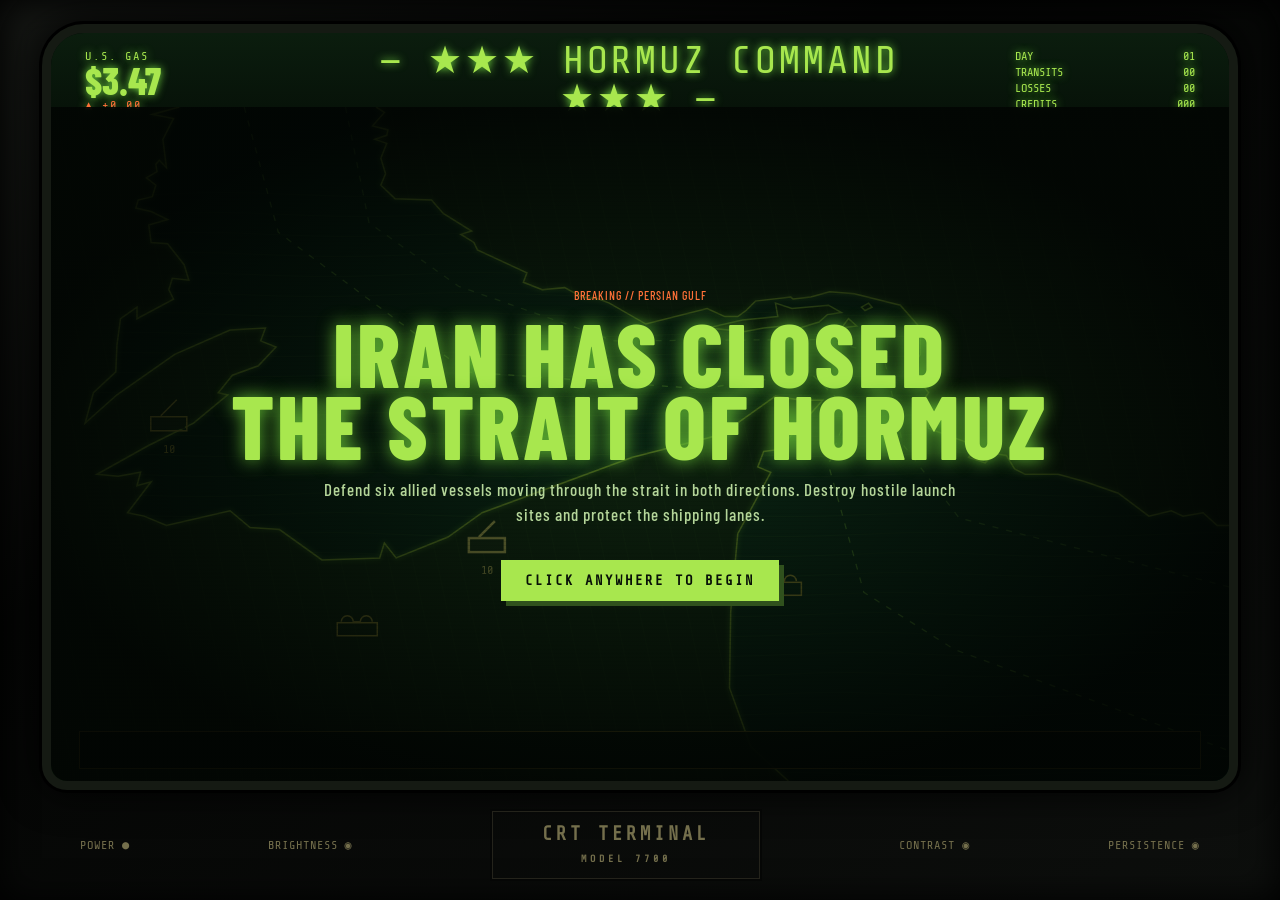
<file: index.html>
<!doctype html><html lang="en"><head><meta charset="utf-8"><meta name="viewport" content="width=device-width,initial-scale=1"><meta name="theme-color" content="#071109"><title>Hormuz Command</title><link rel="stylesheet" href="style.css?v=20260803-22"></head><body>
<main id="cabinet"><section id="screen"><header class="hud"><section class="gas"><span class="label">U.S. GAS</span><strong id="gas-price">$3.47</strong><small id="gas-change">▲ +0.00</small></section><section class="title"><h1>— ★★★ HORMUZ COMMAND ★★★ —</h1></section><section class="score"><span>DAY <b id="day">01</b></span><span>TRANSITS <b id="transits">00</b></span><span>LOSSES <b id="losses">00</b></span><span>CREDITS <b id="credits">000</b></span></section></header>
<section id="stage"><canvas id="game"></canvas><span id="status" class="sr-only">STANDBY</span><div class="scanlines"></div>
<div id="intro" class="overlay"><p class="eyebrow">BREAKING // PERSIAN GULF</p><h2>IRAN HAS CLOSED<br>THE STRAIT OF HORMUZ</h2><p>Defend six allied vessels moving through the strait in both directions. Destroy hostile launch sites and protect the shipping lanes.</p><button id="start">CLICK ANYWHERE TO BEGIN</button></div>
<div id="result" class="overlay hidden"><p class="eyebrow">DAILY REPORT</p><h2 id="result-title">STRAIT HELD</h2><p id="result-copy"></p><div id="store" class="store hidden"></div><button id="restart">CONTINUE</button></div>
<div id="ticker"><span id="ticker-text">IRAN HAS CLOSED THE STRAIT OF HORMUZ — CLICK ANYWHERE TO BEGIN — SIX VESSELS AWAIT TRANSIT —</span></div></section></section>
<footer><span>POWER ●</span><span>BRIGHTNESS ◉</span><strong>CRT TERMINAL<br><small>MODEL 7700</small></strong><span>CONTRAST ◉</span><span>PERSISTENCE ◉</span></footer></main><script src="game.js?v=20260803-22"></script><script src="base-config.js"></script><script src="spawn-config.js"></script><script src="credit-config.js"></script></body></html>
</file>
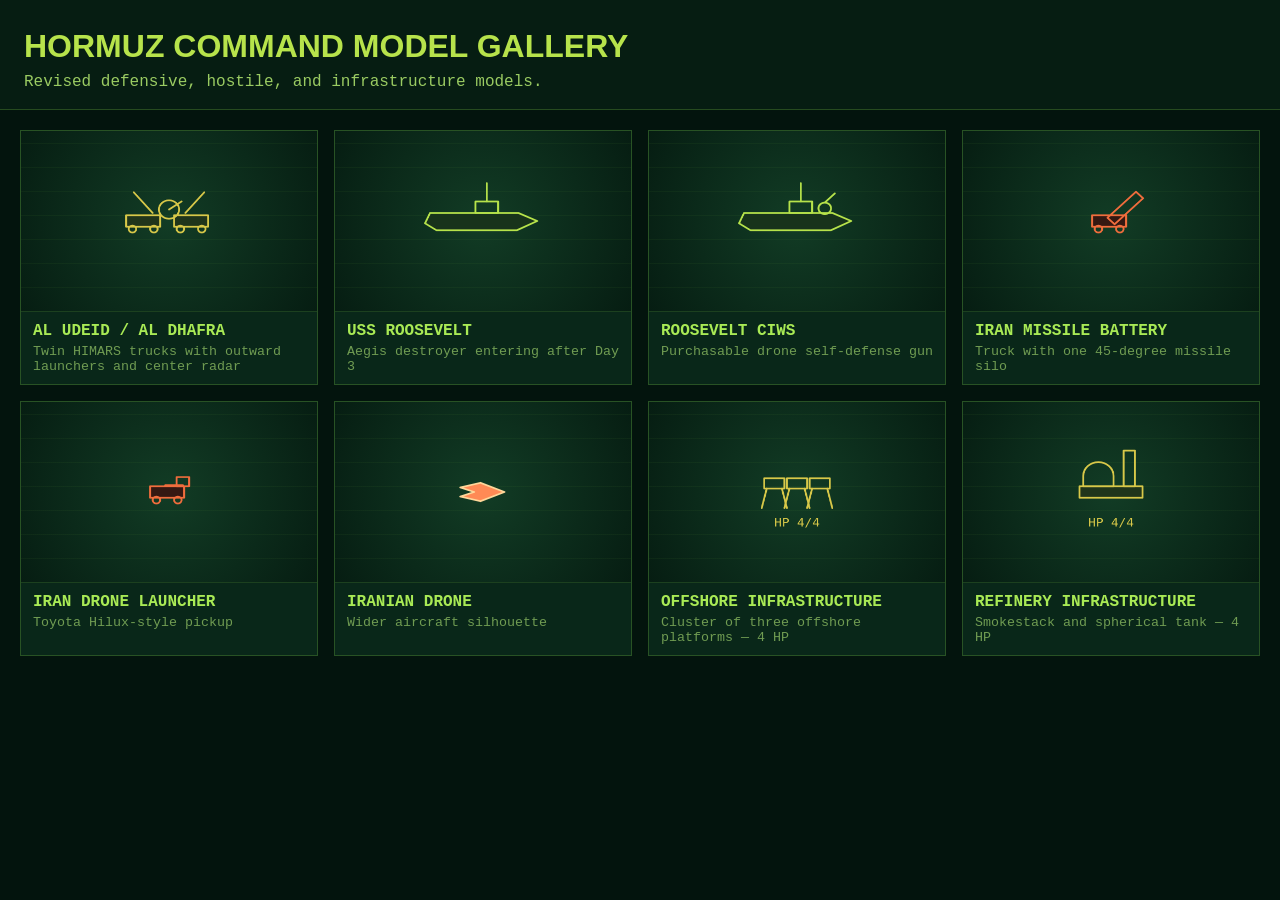
<file: models.html>
<!doctype html><html lang="en"><head><meta charset="utf-8"><meta name="viewport" content="width=device-width,initial-scale=1"><title>Hormuz Command — Model Gallery</title><style>:root{--bg:#03140d;--panel:#092719;--grid:#68a73922;--green:#b7e34b}*{box-sizing:border-box}body{margin:0;background:var(--bg);color:var(--green);font:16px "Courier New",monospace}header{padding:28px 24px 18px;border-bottom:1px solid #68a73955;background:#061d12}h1{margin:0 0 8px;font:700 32px Arial,sans-serif;text-transform:uppercase}p{margin:0;color:#9acb62}main{display:grid;grid-template-columns:repeat(auto-fit,minmax(270px,1fr));gap:16px;padding:20px;max-width:1280px;margin:auto}figure{margin:0;border:1px solid #68a73955;background:var(--panel)}canvas{display:block;width:100%;height:180px;background:repeating-linear-gradient(0deg,transparent 0 23px,var(--grid) 24px),radial-gradient(circle at 50% 50%,#123c25,#061d12)}figcaption{padding:10px 12px;border-top:1px solid #68a73933;color:#a9ea55;text-transform:uppercase;font-weight:bold}small{display:block;margin-top:4px;color:#709c52;font-weight:normal;text-transform:none}</style></head><body><header><h1>Hormuz Command Model Gallery</h1><p>Revised defensive, hostile, and infrastructure models.</p></header><main id="gallery"></main><script>
const items=[["Al Udeid / Al Dhafra","Twin HIMARS trucks with outward launchers and center radar",c=>base(c)],["USS Roosevelt","Aegis destroyer entering after Day 3",c=>destroyer(c,false)],["Roosevelt CIWS","Purchasable drone self-defense gun",c=>destroyer(c,true)],["Iran missile battery","Truck with one 45-degree missile silo",c=>enemy(c,"missile")],["Iran drone launcher","Toyota Hilux-style pickup",c=>enemy(c,"drone")],["Iranian drone","Wider aircraft silhouette",c=>drone(c)],["Offshore infrastructure","Cluster of three offshore platforms — 4 HP",c=>offshore(c)],["Refinery infrastructure","Smokestack and spherical tank — 4 HP",c=>refinery(c)]];const g=document.getElementById("gallery");for(const [t,n,d]of items){let f=document.createElement("figure"),c=document.createElement("canvas"),cap=document.createElement("figcaption");c.width=540;c.height=360;cap.innerHTML=t+"<small>"+n+"</small>";f.append(c,cap);g.append(f);d(c.getContext("2d"))}function s(c){c.translate(270,180);c.scale(2.3,2.3);c.lineCap="round";c.lineJoin="round";c.strokeStyle="#d8c849";c.fillStyle="#20351b";c.lineWidth=1.5}function p(c,a,f,st){c.beginPath();a.forEach((q,i)=>i?c.lineTo(...q):c.moveTo(...q));c.closePath();c.fillStyle=f;c.fill();c.strokeStyle=st;c.stroke()}function truck(c,x=0){c.fillRect(x-15,-5,27,10);c.strokeRect(x-15,-5,27,10);[-10,7].forEach(w=>{c.beginPath();c.arc(x+w,7,3,0,7);c.stroke()})}function base(c){s(c);[-19,19].forEach((x,i)=>{truck(c,x);c.beginPath();c.moveTo(x+(i?-6:6),-7);c.lineTo(x+(i?9:-9),-25);c.stroke()});c.beginPath();c.arc(0,-10,8,0,7);c.stroke();c.beginPath();c.moveTo(0,-10);c.lineTo(10,-17);c.stroke()}function destroyer(c,gun){s(c);p(c,[[-42,-7],[28,-7],[43,0],[27,8],[-37,8],[-46,2]],"#18331b","#b7e34b");c.strokeRect(-6,-17,18,10);c.beginPath();c.moveTo(3,-17);c.lineTo(3,-33);c.stroke();if(gun){c.beginPath();c.arc(22,-11,5,0,7);c.stroke();c.beginPath();c.moveTo(22,-16);c.lineTo(30,-24);c.stroke()}}function enemy(c,t){s(c);c.strokeStyle="#f06d3d";c.fillStyle="#351812";truck(c);if(t==="missile"){c.save();c.rotate(-Math.PI/4);c.strokeRect(0,-4,32,8);c.restore()}else{c.strokeRect(6,-13,10,8);c.beginPath();c.moveTo(-3,-6);c.lineTo(11,-6);c.stroke()}}function drone(c){s(c);p(c,[[17,0],[-2,-8],[-18,-4],[-7,0],[-18,4],[-2,8]],"#ff8a55","#ffd79a")}function offshore(c){s(c);[-18,0,18].forEach(x=>{c.strokeRect(x-8,-12,16,9);c.beginPath();c.moveTo(x-6,-3);c.lineTo(x-10,14);c.moveTo(x+6,-3);c.lineTo(x+10,14);c.stroke()});c.fillStyle="#d8c849";c.font="10px monospace";c.textAlign="center";c.fillText("HP 4/4",0,30)}function refinery(c){s(c);c.fillRect(-25,-5,50,10);c.strokeRect(-25,-5,50,10);c.strokeRect(10,-36,9,31);c.beginPath();c.arc(-10,-14,12,Math.PI,0);c.lineTo(2,-5);c.lineTo(-22,-5);c.closePath();c.stroke();c.fillStyle="#d8c849";c.font="10px monospace";c.textAlign="center";c.fillText("HP 4/4",0,30)}
</script></body></html>
</file>
<file: style.css>
@import url('https://fonts.googleapis.com/css2?family=Barlow+Condensed:wght@500;700;800&family=Share+Tech+Mono&display=swap');
:root{--green:#a8e74e;--amber:#dfc342;--orange:#ff7138;--dark:#020804}*{box-sizing:border-box}html,body{width:100%;height:100%;margin:0;overflow:hidden;background:#020302;color:var(--green);font-family:"Share Tech Mono",monospace}body{display:grid;place-items:center;background:radial-gradient(circle,#1a1b14,#020302 70%)}
#cabinet{width:min(100vw,1672px);height:100vh;padding:24px 42px 0;display:grid;grid-template-rows:1fr 110px;background:linear-gradient(145deg,#151714,#050605 35%,#0d0f0d);box-shadow:inset 0 0 35px #000,0 0 100px #000}#screen{min-height:0;display:grid;grid-template-rows:74px 1fr;border:9px solid #151a13;border-radius:42px 42px 25px 25px;overflow:hidden;background:#061009;box-shadow:inset 0 0 32px #000,0 0 0 3px #000,0 0 40px #000}
.hud{z-index:4;display:grid;grid-template-columns:1fr 2.4fr 1fr;align-items:center;padding:9px 34px;background:linear-gradient(#0b1d0e,#071309);text-shadow:0 0 9px #73d841}.hud section{display:flex;flex-direction:column}.label,.hud small{font-size:12px;letter-spacing:2px}.hud strong{font:800 38px/.9 "Barlow Condensed"}.gas small{color:var(--orange)}.title{text-align:center;align-items:center}.title h1{margin:0;font:500 clamp(23px,3vw,42px)/1 "Share Tech Mono";letter-spacing:3px}.score{align-items:flex-end;gap:2px;font-size:12px}.score span{display:flex;justify-content:space-between;width:180px}.score b{font-weight:400}
#stage{position:relative;min-height:0;overflow:hidden;cursor:crosshair}canvas{width:100%;height:100%;display:block}.scanlines{pointer-events:none;position:absolute;inset:0;z-index:3;opacity:.23;background:repeating-linear-gradient(0deg,transparent 0 3px,#000 4px);mix-blend-mode:multiply;box-shadow:inset 0 0 80px #000}
.sr-only{position:absolute;width:1px;height:1px;padding:0;margin:-1px;overflow:hidden;clip:rect(0,0,0,0);white-space:nowrap;border:0}
.overlay{position:absolute;z-index:6;inset:0;display:flex;flex-direction:column;align-items:center;justify-content:center;text-align:center;padding:30px;background:radial-gradient(ellipse,#06170999,#010402ef 75%)}.overlay.hidden{display:none}.eyebrow{margin:0 0 12px;color:var(--orange)!important;font-size:12px!important;letter-spacing:5px}.overlay h2{margin:0;font:800 clamp(42px,7vw,92px)/.8 "Barlow Condensed";letter-spacing:3px;text-shadow:0 0 18px #62b833}.overlay p{max-width:650px;color:#b5d69a;font:500 17px/1.45 "Barlow Condensed";letter-spacing:1px}button{margin-top:16px;padding:13px 24px;color:#071007;background:var(--green);border:0;font:700 14px "Share Tech Mono";letter-spacing:2px;cursor:pointer;box-shadow:5px 5px 0 #30511d}button:hover{background:#d2ff7c;transform:translateY(-2px)}
#ticker{position:absolute;z-index:5;left:28px;right:28px;bottom:12px;height:38px;overflow:hidden;color:#edc84a;background:#071108e8;border:1px solid #9c842d;font-size:16px;line-height:36px;letter-spacing:2px;white-space:nowrap}#ticker span{display:inline-block;padding-left:100%;animation:ticker 25s linear infinite}@keyframes ticker{to{transform:translateX(-100%)}}
footer{display:flex;align-items:center;justify-content:space-between;padding:0 38px;color:#746f4c;font-size:12px;letter-spacing:1px}footer strong{text-align:center;padding:12px 50px;border:2px solid #050605;box-shadow:inset 0 0 0 1px #24231b;font-size:19px;letter-spacing:4px}footer small{font-size:10px}
@media(max-width:760px){#cabinet{padding:8px 8px 0;grid-template-rows:1fr 55px}#screen{grid-template-rows:64px 1fr;border-width:5px;border-radius:24px}.hud{grid-template-columns:1fr 1.5fr 1fr;padding:7px 12px}.hud strong{font-size:27px}.title h1{font-size:19px}.score{font-size:10px}.score span{width:92px}.overlay p{font-size:14px}footer strong{padding:7px 12px;font-size:12px}footer span:nth-child(2),footer span:nth-child(4){display:none}}


.store{display:grid;grid-template-columns:repeat(3,minmax(150px,1fr));gap:12px;width:min(760px,92vw);margin:8px 0}.store.hidden{display:none}.upgrade{display:flex;flex-direction:column;gap:5px;align-items:center;margin:0;padding:12px 10px;background:#162b15;color:var(--green);border:1px solid #6e9d35;box-shadow:3px 3px 0 #203b17}.upgrade strong{font:700 15px "Barlow Condensed";letter-spacing:1px}.upgrade span,.upgrade small{font:11px "Share Tech Mono"}.upgrade:disabled{opacity:.55;cursor:default}.overlay:has(.store:not(.hidden)) h2{font-size:clamp(34px,5vw,64px)}
@media(max-width:760px){.store{grid-template-columns:1fr;gap:6px}.upgrade{padding:7px}.overlay:has(.store:not(.hidden)){justify-content:flex-start;padding-top:24px;overflow:auto}}
</file>
